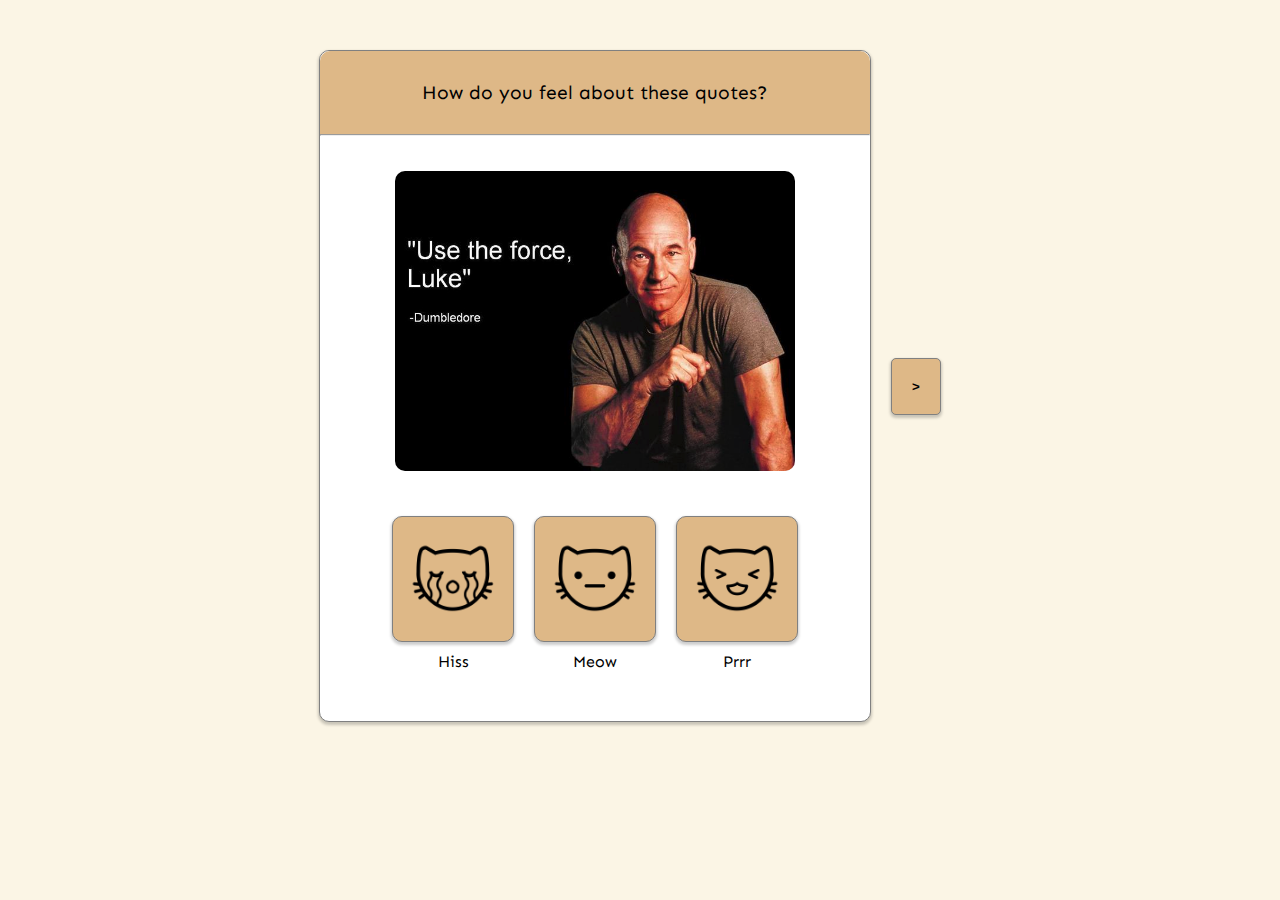
<file: index.html>
<!DOCTYPE html>
<html lang="en">
<head>
    <meta charset="UTF-8">
    <meta http-equiv="X-UA-Compatible" content="IE=edge">
    <meta name="viewport" content="width=device-width, initial-scale=1.0">
    <link rel="stylesheet" href="style.css">
    <link
    rel="stylesheet"
    href="https://cdnjs.cloudflare.com/ajax/libs/animate.css/4.1.1/animate.min.css"
  />
  
    <title>Epiphany Cards</title>
</head>
<body>
    
    <!-- <div class="header-container">
        <h2 class="heading">EPIPHANY CARDS</h2>
    </div> -->

<!-- Card SetUp -->
<div class="card-button-wrapper">
    <div class="card-container animate__animated animate__slideInLeft">
        <div class="card-text-container ">
            <p class="animate__animated animate__backInDown">How do you feel about these quotes?</p>
        </div>
      <hr> 
<div class="image-container ">
    <img class="card-image " id="card-image"src="./img/img_statement_1.png" alt=""/>
</div>

<div class="cat-images-container">
    <div>
        <div class="cat-card animate__animated animate__slideInLeft animate__delay-3s" id="cat-card-hiss">
            <img  class="cat-img"src="./img/img_cat_supersad.png" alt=""/>      
        </div>
        <p>Hiss</p>
    </div>
    <div>
        <div class="cat-card animate__animated animate__slideInLeft animate__delay-2s" id="cat-card-meow">
            <img class="cat-img" src="./img/img_cat_neutral.png" alt=""/>        
        </div>
        <p>Meow</p>
    </div>
    <div>
        <div class="cat-card animate__animated animate__slideInLeft animate__delay-1s " id="cat-card-prrr">
            <img class="cat-img" src="./img/img_cat_happy.png" alt=""/>      
        </div>  
        <p>Prrr</p> 
    </div>
    
   
</div>
</div>

<button class="next-btn" id="next-btn" onClick="window.location.href='second.html'" >></button>


</div>

<!-- Script File -->
<script src="script.js"></script>
</body>
</html>
</file>
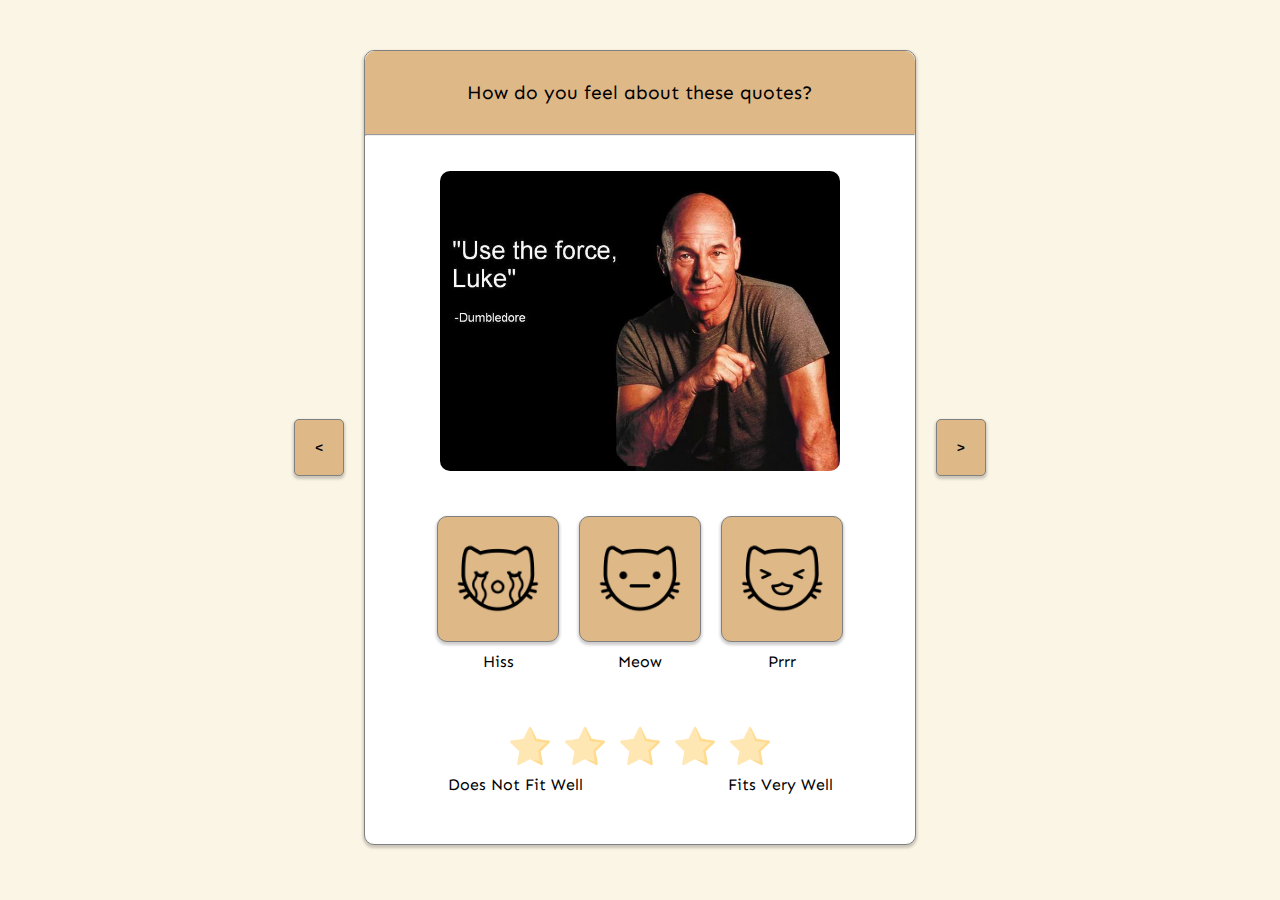
<file: fourth.html>
<!DOCTYPE html>
<html lang="en">
<head>
    <meta charset="UTF-8">
    <meta http-equiv="X-UA-Compatible" content="IE=edge">
    <meta name="viewport" content="width=device-width, initial-scale=1.0">
    <link rel="stylesheet" href="style.css">
    <title>Epiphany Cards</title>
</head>
<body>
 
<!-- Card With Cats and Stars-->
<div class="card-button-wrapper">
    <a href="index.html">
        <button class="next-btn" id="next-btn" ><</button>
    </a>
    <div class="card-container">
        <div class="card-text-container">
            <p>How do you feel about these quotes?</p>
        </div>
      <hr> 
<div class="image-container">
    <img class="card-image" id="card-image"src="./img/img_statement_1.png" alt=""/>
</div>

<div class="cat-images-container">
    <div>
        <div class="cat-card" id="cat-card-hiss">
            <img  class="cat-img"src="./img/img_cat_supersad.png" alt=""/>      
        </div>
        <p>Hiss</p>
    </div>
    <div>
        <div class="cat-card" id="cat-card-meow">
            <img class="cat-img" src="./img/img_cat_neutral.png" alt=""/>        
        </div>
        <p>Meow</p>
    </div>
    <div>
        <div class="cat-card" id="cat-card-prrr">
            <img class="cat-img" src="./img/img_cat_happy.png" alt=""/>      
        </div>  
        <p>Prrr</p> 
    </div>  
   
</div>
<div class="stars-text-container">
    <div class="stars" id="stars">

        <a>  
        <img class="star" src="./img/favourite.png" alt="star"/>
        </a>  
       <a>
        <img class="star" src="./img/favourite.png" alt="star"/>
       </a>
       <a>
        <img class="star"  src="./img/favourite.png" alt="star"/>
       </a>
       <a>
        <img class="star"  src="./img/favourite.png" alt="star"/>
       </a>
       <a>
        <img class="star"src="./img/favourite.png" alt="star"/>
       </a>    
    </div>
 <div class="text-for-stars">
  <p>Does Not Fit Well</p>
  <p>Fits Very Well</p>
 </div> 
   
</div>
</div>
<a href="index.html">
    <button class="next-btn" id="next-btn" >></button>
</a>

</div>

<!-- Script File -->
<script src="script.js"></script>
<script src="script2.js"></script>
</body>
</html>
</file>
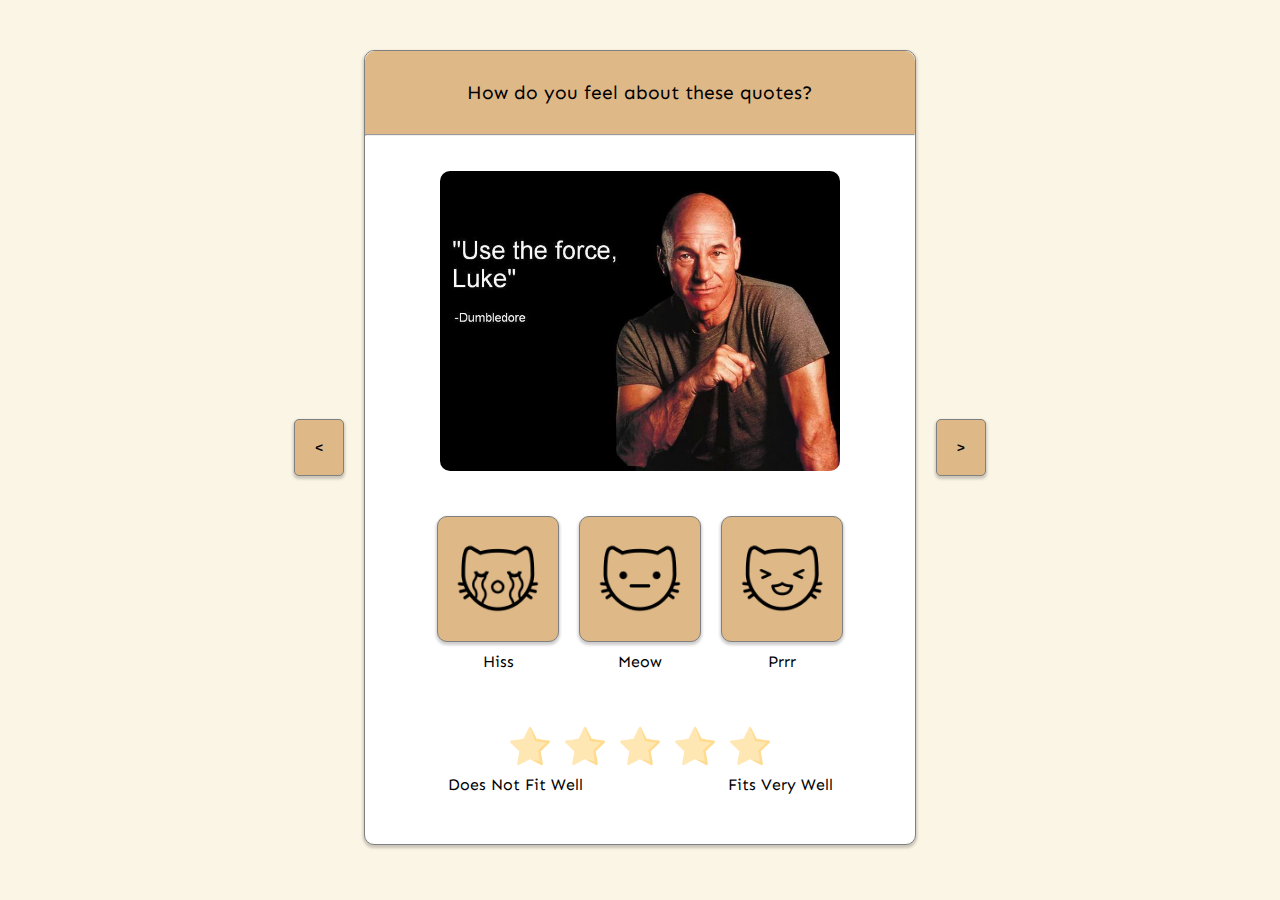
<file: multiOption.html>
<!DOCTYPE html>
<html lang="en">
<head>
    <meta charset="UTF-8">
    <meta http-equiv="X-UA-Compatible" content="IE=edge">
    <meta name="viewport" content="width=device-width, initial-scale=1.0">
    <link rel="stylesheet" href="style.css">
    <link
    rel="stylesheet"
    href="https://cdnjs.cloudflare.com/ajax/libs/animate.css/4.1.1/animate.min.css"
  />
    <title>Epiphany Cards</title>
</head>
<body>
 
<!-- Card With Cats and Stars-->
<div class="card-button-wrapper">
    
    <button class="next-btn" id="next-btn" onClick="window.location.href='second.html'"><</button>
    
    <div class="card-container">
        <div class="card-text-container">
            <p>How do you feel about these quotes?</p>
        </div>
      <hr> 
<div class="image-container">
    <img class="card-image" id="card-image-multi"src="./img/img_statement_1.png" alt=""/>
</div>


<div id="multi-container">
<div class="cat-images-container" id="cat-images-container-multi">
    
    <div>
        <div class="cat-card animate__animated animate__slideInLeft animate__delay-3s" id="cat-card-hiss-multi">
            <img  class="cat-img"src="./img/img_cat_supersad.png" alt=""/>      
        </div>
        <p>Hiss</p>
    </div>
    <div>
        <div class="cat-card animate__animated animate__slideInLeft animate__delay-2s" id="cat-card-meow-multi">
            <img class="cat-img" src="./img/img_cat_neutral.png" alt=""/>        
        </div>
        <p>Meow</p>
    </div>
    <div>
        <div class="cat-card animate__animated animate__slideInLeft animate__delay-1s" id="cat-card-prrr-multi">
            <img class="cat-img" src="./img/img_cat_happy.png" alt=""/>      
        </div>  
        <p>Prrr</p> 
    </div>  
   
</div>
<div class="stars-text-container" id="stars-text-container-multi">
    <div class="stars animate__animated animate__slideInLeft animate__delay-4s" id="stars-multi">

        <a>  
        <img class="star" src="./img/favourite.png" alt="star"/>
        </a>  
       <a>
        <img class="star" src="./img/favourite.png" alt="star"/>
       </a>
       <a>
        <img class="star"  src="./img/favourite.png" alt="star"/>
       </a>
       <a>
        <img class="star"  src="./img/favourite.png" alt="star"/>
       </a>
       <a>
        <img class="star"src="./img/favourite.png" alt="star"/>
       </a>    
    </div>
 <div class="text-for-stars">
  <p>Does Not Fit Well</p>
  <p>Fits Very Well</p>
 </div> 
</div> 
</div>
</div>

<button class="next-btn" id="next-btn" onClick="window.location.href='index.html'">></button>


</div>

<!-- Script File -->
<script src="script3.js"></script>
<script src="script2.js"></script>
</body>
</html>
</file>
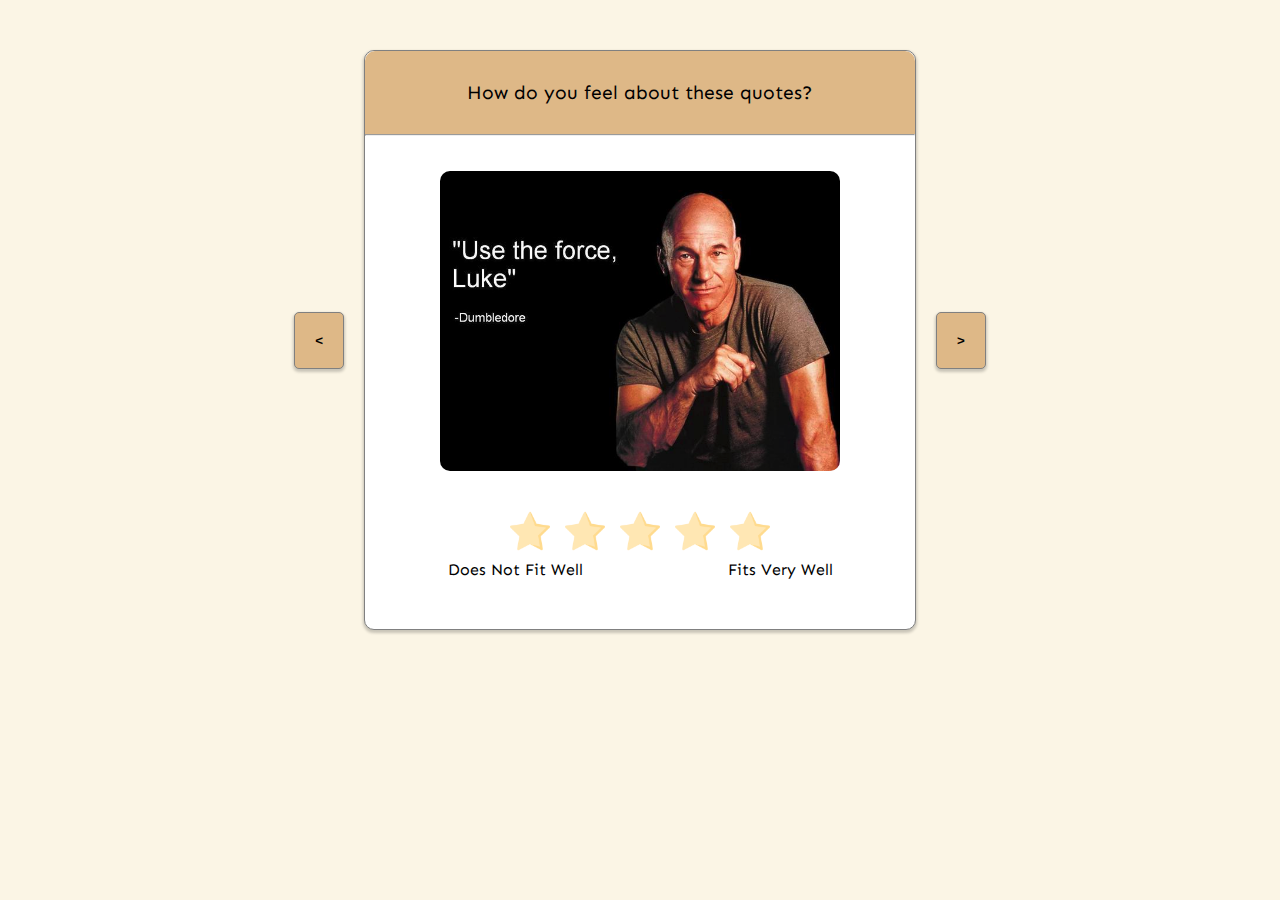
<file: second.html>
<!DOCTYPE html>
<html lang="en">
<head>
    <meta charset="UTF-8">
    <meta http-equiv="X-UA-Compatible" content="IE=edge">
    <meta name="viewport" content="width=device-width, initial-scale=1.0">
    <link rel="stylesheet" href="style.css">
    <link
    rel="stylesheet"
    href="https://cdnjs.cloudflare.com/ajax/libs/animate.css/4.1.1/animate.min.css"
  />
    <title>Epiphany Cards</title>
</head>
<body>

<!-- Card With Star Ratings -->
<div class="card-button-wrapper">
  
    <button class="next-btn" id="next-btn" onClick="window.location.href='index.html'"><</button>
   
    <div class="card-container">
        <div class="card-text-container">
            <p>How do you feel about these quotes?</p>
        </div>
        <hr> 
       
<div class="image-container">
    <img class="card-image" id="card-image-second"src="./img/img_statement_1.png" alt=""/>
</div>


<div class="stars-text-container " id="stars-text-container">
    <div class="stars animate__animated animate__slideInLeft animate__delay-1s" id="stars">
        <a>  
        <img class="star" src="./img/favourite.png" alt="star"/>
        </a>  
       <a>
        <img class="star" src="./img/favourite.png" alt="star"/>
       </a>
       <a>
        <img class="star"  src="./img/favourite.png" alt="star"/>
       </a>
       <a>
        <img class="star"  src="./img/favourite.png" alt="star"/>
       </a>
       <a>
        <img class="star " src="./img/favourite.png" alt="star"/>
       </a>    
    </div>
 <div class="text-for-stars">
  <p>Does Not Fit Well</p>
  <p>Fits Very Well</p>
 </div> 
   
</div>
</div>


<button class="next-btn" id="next-btn" onClick="window.location.href='multiOption.html'">></button>

</div>

<!-- Script File -->
<script src="script2.js"></script>
</body>
</html>
</file>
<file: style.css>
@import url('https://fonts.googleapis.com/css2?family=Comfortaa:wght@300;400;500;600&family=Lato:ital,wght@0,100;0,300;0,400;1,100;1,300&family=Roboto:wght@100;300;400;500&family=Sen:wght@400;700&display=swap');

* {
   margin: 0;
}
.header-container {
   width: 100%;
   margin: 30px;
   padding: 20px;
   background-color: burlywood;
}
body {
   background-color: #fbf5e5;
   /* background-color: #f8f8ff; */
   /* background-image: url("data:image/svg+xml,%3Csvg xmlns='http://www.w3.org/2000/svg' viewBox='0 0 80 80' width='80' height='80'%3E%3Cpath fill='%2364616a' fill-opacity='0.4' d='M14 16H9v-2h5V9.87a4 4 0 1 1 2 0V14h5v2h-5v15.95A10 10 0 0 0 23.66 27l-3.46-2 8.2-2.2-2.9 5a12 12 0 0 1-21 0l-2.89-5 8.2 2.2-3.47 2A10 10 0 0 0 14 31.95V16zm40 40h-5v-2h5v-4.13a4 4 0 1 1 2 0V54h5v2h-5v15.95A10 10 0 0 0 63.66 67l-3.47-2 8.2-2.2-2.88 5a12 12 0 0 1-21.02 0l-2.88-5 8.2 2.2-3.47 2A10 10 0 0 0 54 71.95V56zm-39 6a2 2 0 1 1 0-4 2 2 0 0 1 0 4zm40-40a2 2 0 1 1 0-4 2 2 0 0 1 0 4zM15 8a2 2 0 1 0 0-4 2 2 0 0 0 0 4zm40 40a2 2 0 1 0 0-4 2 2 0 0 0 0 4z'%3E%3C/path%3E%3C/svg%3E"); */
   color: #000;
   font-family: Sen, sans-serif;
   font-weight: 400;
   text-align: center;
   display: flex;
   flex-direction: column;
   align-items: center;
   justify-content: center;
   margin: 50px;
}
.card-button-wrapper {
   display: flex;
   align-items: center;
   justify-content: center;
}

.card-container {
   display: flex;
   flex-direction: column;
   /* justify-content: center; */
   border: 1px solid gray;
   border-radius: 10px;
   min-height: 500px;
   min-width: 500px;
   background-color: white;
   box-shadow: 0 2px 3px 1px rgba(0, 0, 0, 0.2);
}

.card-text-container {
   border: none;
   background-color: burlywood;
   padding: 30px;
   border-radius: 10px 10px 0 0;
}
.card-text-container p {
   font-size: larger;
}

.card-image {
   width: 400px;
   height: auto;
   margin: 35px 45px;
   border-radius: 10px;
   display: block;
}
.image-container {
   display: flex;
   flex-wrap: wrap;
   justify-content: center;
   padding: 0 30px;
}

.cat-images-container,
.stars-text-container {
   display: flex;
   align-items: center;
   justify-content: center;
   margin-bottom: 50px;
}

.cat-card {
   cursor: pointer;
   border: 1px solid gray;
   border-radius: 10px;
   padding: 15px;
   margin: 10px;
   background-color: burlywood;
   box-shadow: 0 2px 3px 1px rgba(0, 0, 0, 0.2);
}
.cat-card:hover {
   filter: brightness(90%);
   transform: translate(0, 2px);
}
.cat-img {
   width: 90px;
   height: auto;
}

.next-btn {
   cursor: pointer;
   margin: 20px;
   padding: 20px;
   border: 1px solid gray;
   border-radius: 5px;
   background-color: burlywood;
   font-weight: bold;
   box-shadow: 0 2px 3px 1px rgba(0, 0, 0, 0.2);
}
.next-btn:hover {
   filter: brightness(90%);
   transform: translate(0, 2px);
}

/* Stars */
.star {
   width: 40px;
   padding: 5px;
}

.stars a {
   opacity: 50%;
   cursor: pointer;
}
.stars:hover a {
   opacity: 100%;
}

.stars a:hover {
   opacity: 100%;
}
.stars a:hover ~ a {
   opacity: 50%;
}
.text-for-stars {
   width: 100%;
   display: flex;
   justify-content: space-around;
}
.stars-text-container {
   flex-direction: column;
   padding: 0 10px;
}

.tick-image {
   width: 50px;
   margin: 30px;
}

/* Adding Media Queries */
@media screen and (max-width: 1024px) {
   .card-button-wrapper {
      flex-direction: column;
   }
}

@media screen and (max-width: 660px) {
   .cat-images-container {
      flex-direction: column;
   }
   .card-container {
      padding: 20px;
      max-height: 300px;
      max-width: 300px;
   }

   .card-text-container p {
      font-size: small;
      text-align: center;
   }
   .card-image {
      width: 18rem;
   }
}
</file>
